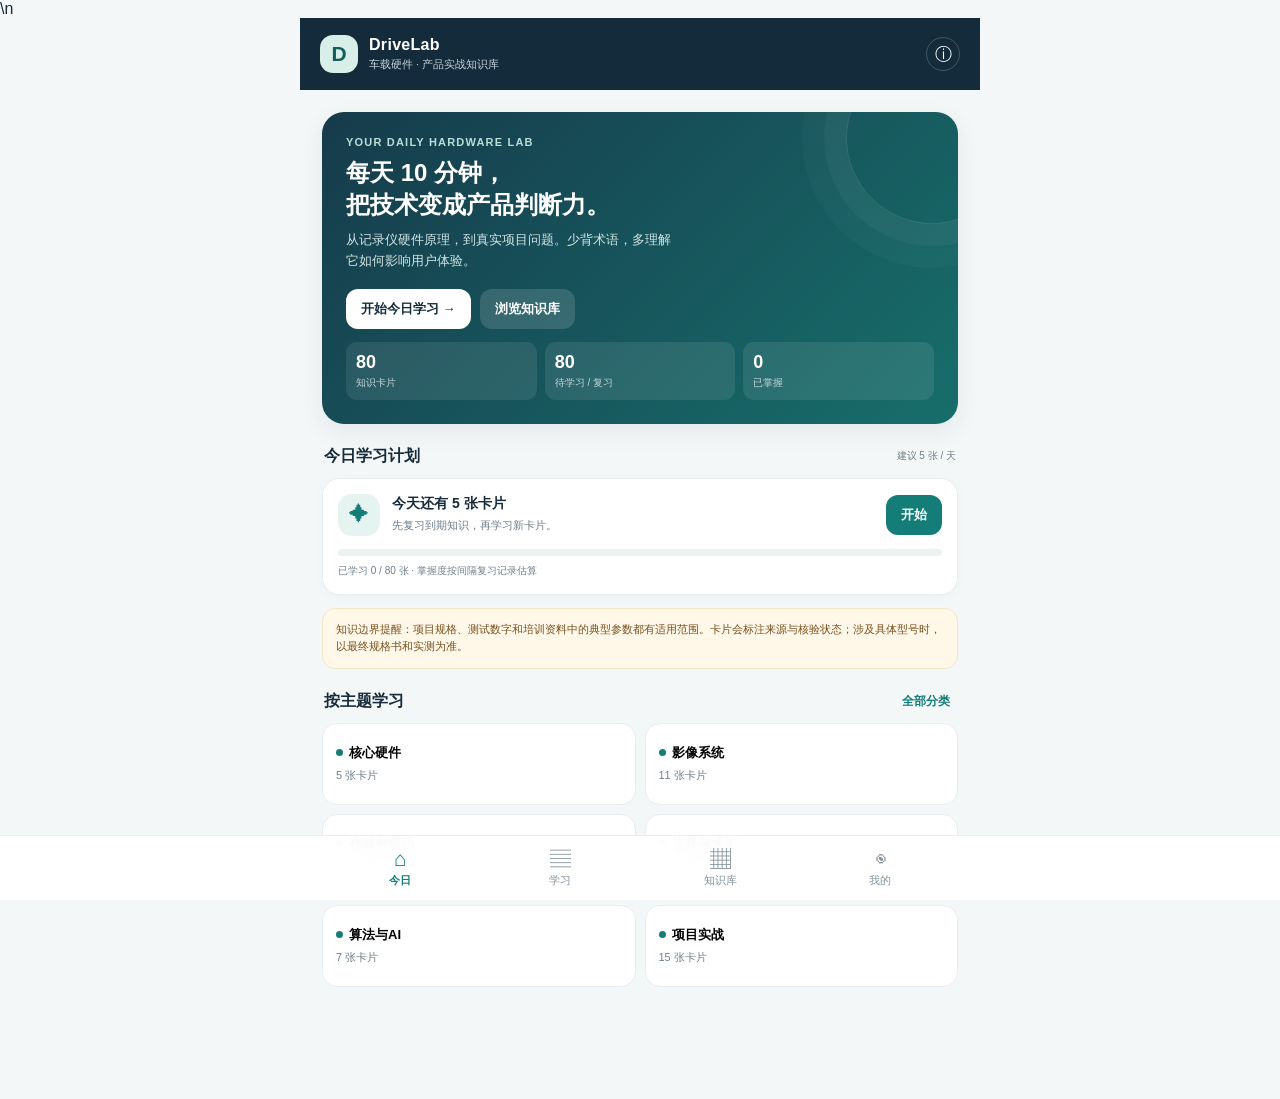
<file: index.html>
<!doctype html>
<html lang="zh-CN">
<head>
  <meta charset="utf-8">
  <meta name="viewport" content="width=device-width, initial-scale=1, viewport-fit=cover">
  <meta name="theme-color" content="#142b3b">
  <meta name="apple-mobile-web-app-capable" content="yes">
  <meta name="apple-mobile-web-app-status-bar-style" content="black-translucent">
  <meta name="apple-mobile-web-app-title" content="DriveLab">
  <title>DriveLab · 车载硬件知识卡</title>
  <link rel="manifest" href="manifest.webmanifest">\n  <link rel="apple-touch-icon" href="apple-touch-icon.png">
  <link rel="stylesheet" href="styles.css">
</head>
<body>
  <div class="app-shell">
    <header class="topbar">
      <div class="brand-mark">D</div>
      <div class="brand-copy">
        <div class="brand-name">DriveLab</div>
        <div class="brand-sub">车载硬件 · 产品实战知识库</div>
      </div>
      <button class="icon-btn" data-action="show-about" aria-label="说明">ⓘ</button>
    </header>
    <main id="main" class="main-content" aria-live="polite">
      <div class="loading">正在准备你的知识卡片…</div>
    </main>
    <nav class="bottom-nav">
      <button class="nav-item active" data-tab="home"><span class="nav-icon">⌂</span><span>今日</span></button>
      <button class="nav-item" data-tab="study"><span class="nav-icon">▤</span><span>学习</span></button>
      <button class="nav-item" data-tab="library"><span class="nav-icon">▦</span><span>知识库</span></button>
      <button class="nav-item" data-tab="mine"><span class="nav-icon">◉</span><span>我的</span></button>
    </nav>
  </div>
  <div id="modal-root"></div>
  <script src="app.js"></script>
</body>
</html>
</file>
<file: styles.css>
*{box-sizing:border-box}
:root{--ink:#172b3a;--muted:#6e7e89;--line:#e7edf0;--paper:#f4f7f8;--white:#fff;--teal:#147d78;--teal-soft:#e5f4f1;--amber:#a96816;--amber-soft:#fff3df;--navy:#142b3b;--shadow:0 8px 24px rgba(20,43,59,.07)}
html,body{margin:0;min-height:100%;background:var(--paper);color:var(--ink);font-family:-apple-system,BlinkMacSystemFont,"SF Pro Text","PingFang SC","Helvetica Neue",Arial,sans-serif}
body{padding-bottom:env(safe-area-inset-bottom)}
button,input,textarea,select{font:inherit}
button{cursor:pointer}
.app-shell{max-width:680px;margin:0 auto;min-height:100dvh;padding-bottom:calc(78px + env(safe-area-inset-bottom))}
.topbar{height:calc(72px + env(safe-area-inset-top));padding:calc(12px + env(safe-area-inset-top)) 20px 12px;display:flex;align-items:center;gap:11px;background:var(--navy);color:#fff;position:sticky;top:0;z-index:5}
.brand-mark{width:38px;height:38px;border-radius:13px;background:#d8eee9;color:#135d5a;font-weight:900;display:grid;place-items:center;font-size:21px}
.brand-name{font-weight:750;font-size:16px;letter-spacing:.3px}
.brand-sub{font-size:11px;color:#c3d3dc;margin-top:3px}
.icon-btn{margin-left:auto;border:1px solid rgba(255,255,255,.2);background:transparent;color:white;border-radius:50%;width:34px;height:34px;font-size:17px}
.main-content{padding:18px 16px 28px}
.bottom-nav{position:fixed;bottom:0;left:0;right:0;z-index:10;display:flex;justify-content:center;background:rgba(255,255,255,.96);backdrop-filter:blur(18px);border-top:1px solid var(--line);padding:7px 8px calc(7px + env(safe-area-inset-bottom))}
.nav-item{border:0;background:transparent;color:#82909a;display:flex;flex:1;max-width:160px;align-items:center;justify-content:center;flex-direction:column;gap:3px;padding:5px 2px;font-size:11px}
.nav-icon{font-size:21px;line-height:22px}
.nav-item.active{color:var(--teal);font-weight:700}
.hero{background:linear-gradient(135deg,#163b4b,#176e6b);border-radius:22px;color:#fff;padding:20px;box-shadow:var(--shadow);position:relative;overflow:hidden}
.hero:after{content:"";position:absolute;width:170px;height:170px;border:1px solid rgba(255,255,255,.12);border-radius:50%;right:-60px;top:-60px;box-shadow:0 0 0 22px rgba(255,255,255,.035),0 0 0 44px rgba(255,255,255,.025)}
.eyebrow{font-size:11px;letter-spacing:1.2px;color:#b9ddd8;font-weight:700}
.hero h1{font-size:24px;line-height:1.35;margin:9px 0 7px;max-width:320px}
.hero p{font-size:13px;line-height:1.65;color:#d3e5e5;margin:0;max-width:330px}
.hero-actions{display:flex;gap:9px;margin-top:17px;position:relative;z-index:1}
.btn{border:0;border-radius:12px;padding:11px 15px;font-size:13px;font-weight:700;display:inline-flex;align-items:center;justify-content:center;gap:7px}
.btn-primary{background:var(--teal);color:#fff}
.btn-light{background:#fff;color:var(--navy)}
.btn-outline{background:#fff;border:1px solid var(--line);color:var(--ink)}
.btn-soft{background:var(--teal-soft);color:var(--teal)}
.btn-ghost{background:transparent;color:var(--muted);border:1px solid var(--line)}
.btn:disabled{opacity:.4;cursor:not-allowed}
.section-head{display:flex;align-items:center;justify-content:space-between;margin:22px 2px 11px}
.section-head h2{font-size:16px;margin:0;font-weight:800}
.section-head button{border:0;background:transparent;color:var(--teal);font-size:12px;font-weight:700}
.stats-grid{display:grid;grid-template-columns:repeat(3,1fr);gap:9px;margin-top:14px}
.stat-card{background:#fff;border:1px solid var(--line);border-radius:15px;padding:13px 12px;min-width:0}
.stat-number{font-size:22px;font-weight:800;letter-spacing:-.5px}
.stat-label{font-size:11px;color:var(--muted);margin-top:5px}
.panel{background:#fff;border:1px solid var(--line);border-radius:17px;padding:15px;box-shadow:0 3px 12px rgba(20,43,59,.025)}
.daily-row{display:flex;align-items:center;gap:12px}
.daily-icon{width:42px;height:42px;flex:none;border-radius:14px;background:var(--teal-soft);color:var(--teal);display:grid;place-items:center;font-size:20px}
.daily-copy{flex:1;min-width:0}
.daily-copy strong{display:block;font-size:14px}
.daily-copy span{display:block;color:var(--muted);font-size:11px;margin-top:4px;line-height:1.5}
.progress-track{height:7px;border-radius:99px;background:#edf1f2;overflow:hidden;margin-top:13px}
.progress-fill{height:100%;border-radius:99px;background:var(--teal);width:0}
.notice{padding:12px 13px;background:#fff7e8;border:1px solid #f4e5c7;border-radius:13px;color:#78511f;font-size:11px;line-height:1.6;margin-top:13px}
.category-grid{display:grid;grid-template-columns:repeat(2,1fr);gap:9px}
.category-tile{background:#fff;border:1px solid var(--line);border-radius:15px;padding:13px;text-align:left;min-height:82px}
.category-tile strong{display:block;font-size:13px}
.category-tile span{display:block;color:var(--muted);font-size:11px;margin-top:6px}
.category-dot{display:inline-block;width:7px;height:7px;border-radius:50%;background:var(--teal);margin-right:6px;vertical-align:1px}
.page-title{font-size:22px;font-weight:850;margin:2px 0 5px}
.page-subtitle{font-size:12px;color:var(--muted);line-height:1.6;margin:0 0 16px}
.search-box{display:flex;align-items:center;gap:8px;background:#fff;border:1px solid var(--line);border-radius:13px;padding:0 12px;margin:12px 0}
.search-box input{border:0;outline:0;background:transparent;width:100%;height:43px;font-size:13px;color:var(--ink)}
.filter-row{display:flex;gap:7px;overflow:auto;padding:1px 0 8px;scrollbar-width:none}
.filter-row::-webkit-scrollbar{display:none}
.chip{white-space:nowrap;border:1px solid var(--line);background:#fff;color:var(--muted);border-radius:99px;padding:7px 11px;font-size:11px}
.chip.active{background:var(--teal-soft);border-color:#c4e5df;color:var(--teal);font-weight:700}
.card-list{display:flex;flex-direction:column;gap:8px;margin-top:7px}
.knowledge-card{background:#fff;border:1px solid var(--line);border-radius:14px;padding:13px;text-align:left;width:100%;color:var(--ink)}
.knowledge-card:active{transform:scale(.99)}
.card-topline{display:flex;align-items:center;justify-content:space-between;gap:8px;margin-bottom:7px}
.card-category{font-size:10px;color:var(--teal);font-weight:750}
.card-status{font-size:10px;color:#9a6a2c;background:var(--amber-soft);padding:4px 7px;border-radius:99px;white-space:nowrap}
.knowledge-card h3{font-size:13px;line-height:1.55;margin:0;font-weight:750}
.card-meta{display:flex;gap:7px;align-items:center;color:var(--muted);font-size:10px;margin-top:8px;flex-wrap:wrap}
.level-dot{width:5px;height:5px;background:#a9b5bb;border-radius:50%;display:inline-block}
.study-top{display:flex;align-items:center;justify-content:space-between;color:var(--muted);font-size:11px;margin-bottom:12px}
.study-track{height:5px;background:#e7eeee;border-radius:99px;overflow:hidden;margin-bottom:18px}
.study-track span{display:block;height:100%;background:var(--teal);border-radius:99px}
.flashcard{background:#fff;border:1px solid var(--line);border-radius:22px;min-height:340px;padding:22px 19px;box-shadow:var(--shadow);display:flex;flex-direction:column}
.flash-kicker{font-size:11px;color:var(--teal);font-weight:800;letter-spacing:.6px}
.flash-question{font-size:22px;line-height:1.5;font-weight:800;margin:20px 0 16px;flex:1}
.flash-hint{font-size:12px;color:var(--muted);line-height:1.6}
.answer-block{border-top:1px solid var(--line);padding-top:15px;margin-top:14px}
.answer-label{font-size:10px;color:var(--teal);font-weight:800;letter-spacing:.7px;margin-bottom:7px}
.answer-main{font-size:15px;line-height:1.7;font-weight:700}
.answer-detail{font-size:12px;line-height:1.7;color:#536571;margin-top:9px}
.answer-example{font-size:11px;line-height:1.65;color:#6d7b84;background:#f5f8f8;border-radius:10px;padding:10px;margin-top:9px}
.grade-grid{display:grid;grid-template-columns:repeat(4,1fr);gap:7px;margin-top:14px}
.grade-btn{border:1px solid var(--line);background:#fff;border-radius:12px;padding:10px 2px;font-size:11px;font-weight:750;color:var(--ink)}
.grade-btn small{display:block;font-size:9px;color:var(--muted);font-weight:500;margin-top:4px}
.grade-btn.again{color:#a34c3b}
.grade-btn.good{color:var(--teal);border-color:#bfe0d9;background:#f3fbf9}
.study-empty{text-align:center;padding:42px 18px;background:#fff;border:1px solid var(--line);border-radius:18px}
.study-empty .big{font-size:36px}
.study-empty h2{font-size:17px;margin:12px 0 6px}
.study-empty p{font-size:12px;line-height:1.7;color:var(--muted)}
.detail-panel{background:#fff;border-radius:20px;border:1px solid var(--line);padding:18px}
.detail-panel h2{font-size:20px;line-height:1.5;margin:12px 0 16px}
.detail-section{margin-top:16px}
.detail-section h4{font-size:10px;color:var(--teal);letter-spacing:.6px;margin:0 0 6px}
.detail-section p{font-size:13px;line-height:1.75;color:#435560;margin:0}
.source-line{border-top:1px solid var(--line);margin-top:16px;padding-top:12px;color:var(--muted);font-size:10px;line-height:1.6}
.toolbar{display:flex;gap:8px;flex-wrap:wrap;margin-top:15px}
.profile-card{background:var(--navy);color:#fff;border-radius:18px;padding:17px}
.profile-card strong{font-size:16px}
.profile-card p{font-size:11px;line-height:1.7;color:#c7d6dd;margin:6px 0 0}
.setting-list{display:flex;flex-direction:column;gap:8px;margin-top:14px}
.setting-row{display:flex;align-items:center;gap:11px;background:#fff;border:1px solid var(--line);border-radius:14px;padding:13px}
.setting-row .setting-icon{width:32px;height:32px;border-radius:10px;background:#eef4f4;display:grid;place-items:center;color:var(--teal);font-size:16px}
.setting-row .setting-copy{flex:1;min-width:0}
.setting-row strong{display:block;font-size:12px}
.setting-row span{display:block;font-size:10px;color:var(--muted);margin-top:3px;line-height:1.5}
.setting-row button{border:0;background:var(--teal-soft);color:var(--teal);border-radius:9px;padding:8px 10px;font-size:10px;font-weight:750}
.modal-backdrop{position:fixed;inset:0;background:rgba(9,25,35,.48);z-index:30;display:flex;align-items:flex-end;justify-content:center;padding:12px}
.modal{width:100%;max-width:650px;max-height:88dvh;overflow:auto;background:#fff;border-radius:22px 22px 16px 16px;padding:19px}
.modal-head{display:flex;align-items:center;justify-content:space-between;margin-bottom:14px}
.modal-head h3{font-size:17px;margin:0}
.close-btn{border:0;background:#f0f3f4;border-radius:50%;width:30px;height:30px;font-size:17px;color:#64737d}
.form-field{margin:12px 0}
.form-field label{display:block;font-size:11px;font-weight:750;margin-bottom:6px}
.form-field input,.form-field textarea,.form-field select{width:100%;border:1px solid var(--line);border-radius:11px;padding:11px 12px;background:#fbfcfc;color:var(--ink);font-size:13px;outline-color:#9acfc7}
.form-field textarea{min-height:78px;resize:vertical;line-height:1.6}
.form-actions{display:flex;gap:8px;margin-top:16px}
.form-actions .btn{flex:1}
.empty-note{font-size:12px;color:var(--muted);text-align:center;padding:22px 12px}
.loading{padding:50px 20px;text-align:center;color:var(--muted);font-size:13px}
.small-note{font-size:10px;line-height:1.6;color:var(--muted)}
.stat-inline{display:flex;gap:8px;margin-top:13px}
.stat-inline div{flex:1;background:rgba(255,255,255,.09);border-radius:11px;padding:10px}
.stat-inline strong{display:block;font-size:18px}
.stat-inline span{display:block;font-size:10px;color:#c7d6dd;margin-top:3px}
@media(min-width:600px){.main-content{padding:22px 22px 34px}.modal-backdrop{align-items:center}.modal{border-radius:20px}.hero{padding:24px}.flashcard{min-height:390px}}
</file>
